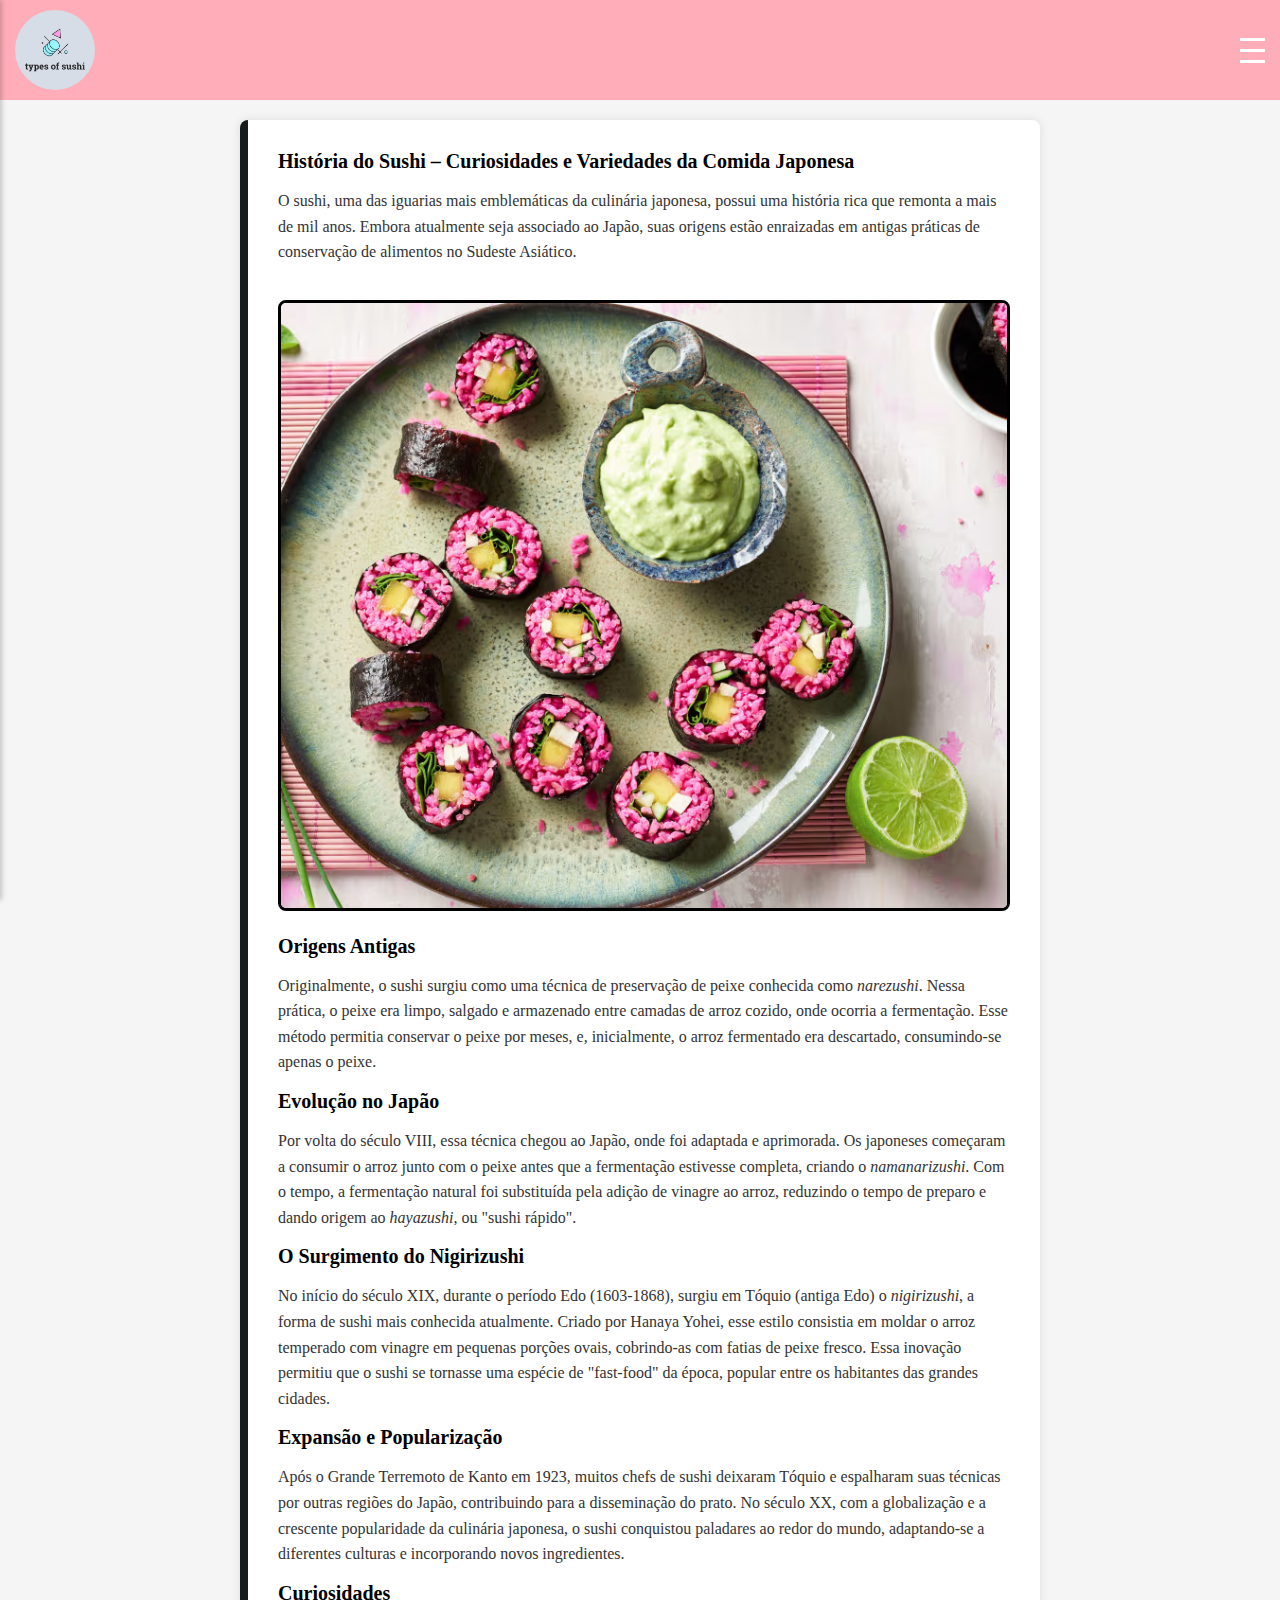
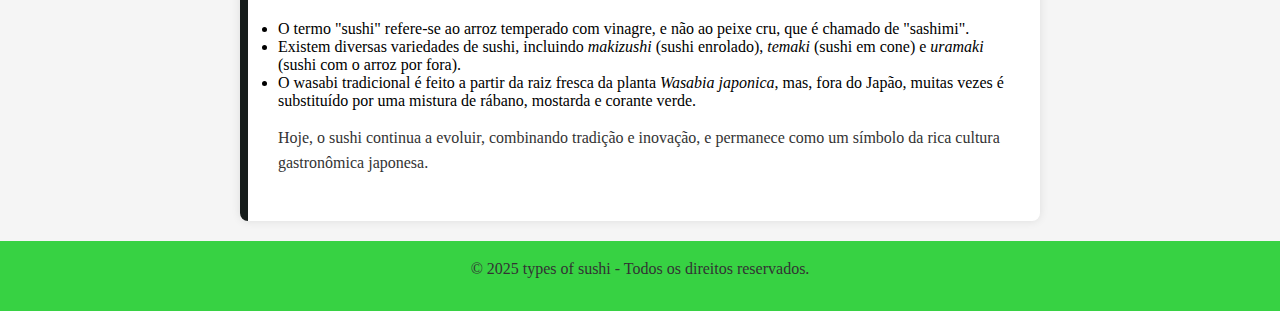
<file: index.html>
<!DOCTYPE html>
<html lang="pt">
<head>
    <meta charset="UTF-8">
    <meta name="viewport" content="width=device-width, initial-scale=1.0">
    <title>História do Sushi</title>
    <link rel="stylesheet" href="./assets/style/style.css">
</head>
<body>

    <header>
        <nav>
            <a href="/index.html" class="logo">
                <img src="./assets/img/Untitled_logo_2_free-file.jpg" alt="Logo Sushi" class="nav-logo">
            </a>
            <div class="menu-toggle" id="mobile-menu">
                <span class="bar"></span>
                <span class="bar"></span>
                <span class="bar"></span>
            </div>
            <ul class="nav-list">
                <li><a href="./index.html">História do Sushi</a></li>
                <li><a href="./Tipos.html">Tipos de Sushi</a></li>
                <li><a href="./Hashi.html">Como usar Hashis</a></li>
            </ul>
        </nav>
    </header>

    <!-- Sidebar (menu lateral) -->
    <div class="sidebar" id="sidebar">
        <button class="close-btn" id="close-menu">&times;</button>
        <ul class="nav-list">
            <li><a href="./index.html">História do Sushi</a></li>
            <li><a href="./Tipos.html">Tipos de Sushi</a></li>
            <li><a href="./Hashi.html">Como usar Hashis</a></li>
        </ul>
    </div>

    <!-- Fundo escuro (overlay) -->
    <div class="overlay" id="overlay"></div>

    <div class="container">
        <section class="content">
            <h1>História do Sushi – Curiosidades e Variedades da Comida Japonesa</h1>

            <p>O sushi, uma das iguarias mais emblemáticas da culinária japonesa, possui uma história rica que remonta a mais de mil anos. Embora atualmente seja associado ao Japão, suas origens estão enraizadas em antigas práticas de conservação de alimentos no Sudeste Asiático.</p>
            
            <img src="./assets/img/history_sushi.avif" alt="Sushi Tradicional" class="featured-image">
            
            <h1>Origens Antigas</h1>
            <p>Originalmente, o sushi surgiu como uma técnica de preservação de peixe conhecida como <em>narezushi</em>. Nessa prática, o peixe era limpo, salgado e armazenado entre camadas de arroz cozido, onde ocorria a fermentação. Esse método permitia conservar o peixe por meses, e, inicialmente, o arroz fermentado era descartado, consumindo-se apenas o peixe.</p>
            
            <h1>Evolução no Japão</h1>
            <p>Por volta do século VIII, essa técnica chegou ao Japão, onde foi adaptada e aprimorada. Os japoneses começaram a consumir o arroz junto com o peixe antes que a fermentação estivesse completa, criando o <em>namanarizushi</em>. Com o tempo, a fermentação natural foi substituída pela adição de vinagre ao arroz, reduzindo o tempo de preparo e dando origem ao <em>hayazushi</em>, ou "sushi rápido".</p>
            
            <h1>O Surgimento do Nigirizushi</h1>
            <p>No início do século XIX, durante o período Edo (1603-1868), surgiu em Tóquio (antiga Edo) o <em>nigirizushi</em>, a forma de sushi mais conhecida atualmente. Criado por Hanaya Yohei, esse estilo consistia em moldar o arroz temperado com vinagre em pequenas porções ovais, cobrindo-as com fatias de peixe fresco. Essa inovação permitiu que o sushi se tornasse uma espécie de "fast-food" da época, popular entre os habitantes das grandes cidades.</p>
            
            <h1>Expansão e Popularização</h1>
            <p>Após o Grande Terremoto de Kanto em 1923, muitos chefs de sushi deixaram Tóquio e espalharam suas técnicas por outras regiões do Japão, contribuindo para a disseminação do prato. No século XX, com a globalização e a crescente popularidade da culinária japonesa, o sushi conquistou paladares ao redor do mundo, adaptando-se a diferentes culturas e incorporando novos ingredientes.</p>
            
            <h1>Curiosidades</h1>
            <ul>
                <li>O termo "sushi" refere-se ao arroz temperado com vinagre, e não ao peixe cru, que é chamado de "sashimi".</li>
                <li>Existem diversas variedades de sushi, incluindo <em>makizushi</em> (sushi enrolado), <em>temaki</em> (sushi em cone) e <em>uramaki</em> (sushi com o arroz por fora).</li>
                <li>O wasabi tradicional é feito a partir da raiz fresca da planta <em>Wasabia japonica</em>, mas, fora do Japão, muitas vezes é substituído por uma mistura de rábano, mostarda e corante verde.</li>
            </ul>
            
            <p>Hoje, o sushi continua a evoluir, combinando tradição e inovação, e permanece como um símbolo da rica cultura gastronômica japonesa.</p>
            
        </section>
    </div>

    <footer>
        <p>&copy; 2025 types of sushi - Todos os direitos reservados.</p>
    </footer>

    <script>
        const mobileMenu = document.getElementById('mobile-menu');
        const sidebar = document.getElementById('sidebar');
        const closeMenu = document.getElementById('close-menu');
        const overlay = document.getElementById('overlay');

        mobileMenu.addEventListener('click', () => {
            sidebar.classList.add('active');
            overlay.classList.add('active');
        });

        closeMenu.addEventListener('click', () => {
            sidebar.classList.remove('active');
            overlay.classList.remove('active');
        });

        overlay.addEventListener('click', () => {
            sidebar.classList.remove('active');
            overlay.classList.remove('active');
        });
    </script>

</body>
</html>
</file>
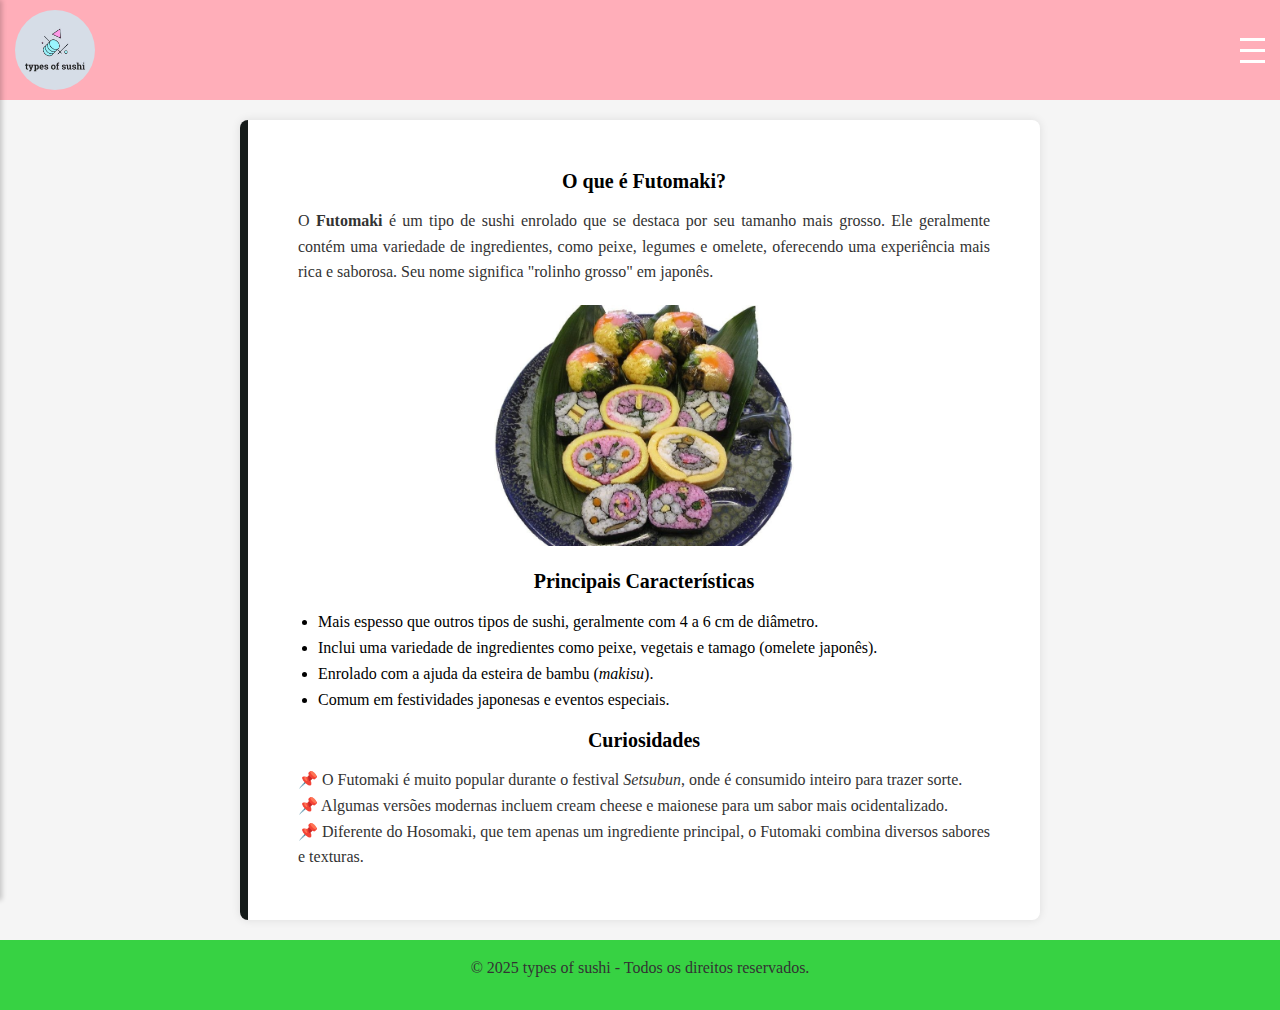
<file: Futomaki.html>
<!DOCTYPE html>
<html lang="pt">
<head>
    <meta charset="UTF-8">
    <meta name="viewport" content="width=device-width, initial-scale=1.0">
    <title>Futomaki - Tipos de Sushi</title>
    <link rel="stylesheet" href="./assets/style/style.css">
    <style>
        .futomaki-section {
            text-align: center;
            padding: 20px;
        }

        .futomaki-image-container {
            position: relative;
            width: 300px;
            margin: 20px auto;
        }

        .futomaki-image-container img {
            width: 100%;
            border-radius: 10px;
            transition: 0.3s ease-in-out;
        }

        .futomaki-image-container:hover img {
            filter: brightness(70%);
        }

        .futomaki-description {
            max-width: 800px;
            margin: 0 auto;
            text-align: justify;
            line-height: 1.6;
        }

        .futomaki-list {
            max-width: 800px;
            margin: 20px auto;
            text-align: left;
            padding-left: 20px;
        }

        .futomaki-list li {
            margin-bottom: 8px;
        }
    </style>
</head>
<body>
    <header>
        <nav>
            <a href="/index.html" class="logo">
                <img src="./assets/img/Untitled_logo_2_free-file.jpg" alt="Logo Sushi" class="nav-logo">
            </a>
            <div class="menu-toggle" id="mobile-menu">
                <span class="bar"></span>
                <span class="bar"></span>
                <span class="bar"></span>
            </div>
            <ul class="nav-list">
                <li><a href="./index.html">História do Sushi</a></li>
                <li><a href="./Tipos.html">Tipos de Sushi</a></li>
                <li><a href="./Hashi.html">Como usar Hashis</a></li>
            </ul>
        </nav>
    </header>

    <!-- Sidebar (menu lateral) -->
    <div class="sidebar" id="sidebar">
        <button class="close-btn" id="close-menu">&times;</button>
        <ul class="nav-list">
            <li><a href="./index.html">História do Sushi</a></li>
            <li><a href="./Tipos.html">Tipos de Sushi</a></li>
            <li><a href="./Hashi.html">Como usar Hashis</a></li>
        </ul>
    </div>

    <!-- Fundo escuro (overlay) -->
    <div class="overlay" id="overlay"></div>

    <div class="container">
        <section class="content futomaki-section">
            <h1>O que é Futomaki?</h1>
            <p class="futomaki-description">
                O <strong>Futomaki</strong> é um tipo de sushi enrolado que se destaca por seu tamanho mais grosso. Ele geralmente contém uma variedade de ingredientes, como peixe, legumes e omelete, oferecendo uma experiência mais rica e saborosa. Seu nome significa "rolinho grosso" em japonês.
            </p>

            <div class="futomaki-image-container">
                <img src="./assets/img/futomaki.jpg" alt="Futomaki Sushi">
            </div>

            <h1>Principais Características</h1>
            <ul class="futomaki-list">
                <li>Mais espesso que outros tipos de sushi, geralmente com 4 a 6 cm de diâmetro.</li>
                <li>Inclui uma variedade de ingredientes como peixe, vegetais e tamago (omelete japonês).</li>
                <li>Enrolado com a ajuda da esteira de bambu (<em>makisu</em>).</li>
                <li>Comum em festividades japonesas e eventos especiais.</li>
            </ul>

            <h1>Curiosidades</h1>
            <p class="futomaki-description">
                📌 O Futomaki é muito popular durante o festival <em>Setsubun</em>, onde é consumido inteiro para trazer sorte.<br>
                📌 Algumas versões modernas incluem cream cheese e maionese para um sabor mais ocidentalizado.<br>
                📌 Diferente do Hosomaki, que tem apenas um ingrediente principal, o Futomaki combina diversos sabores e texturas.
            </p>
        </section>
    </div>

    <footer>
        <p>&copy; 2025 types of sushi - Todos os direitos reservados.</p>
    </footer>


    <script>
        const mobileMenu = document.getElementById('mobile-menu');
        const sidebar = document.getElementById('sidebar');
        const closeMenu = document.getElementById('close-menu');
        const overlay = document.getElementById('overlay');

        mobileMenu.addEventListener('click', () => {
            sidebar.classList.add('active');
            overlay.classList.add('active');
        });

        closeMenu.addEventListener('click', () => {
            sidebar.classList.remove('active');
            overlay.classList.remove('active');
        });

        overlay.addEventListener('click', () => {
            sidebar.classList.remove('active');
            overlay.classList.remove('active');
        });
    </script>
</body>
</html>
</file>
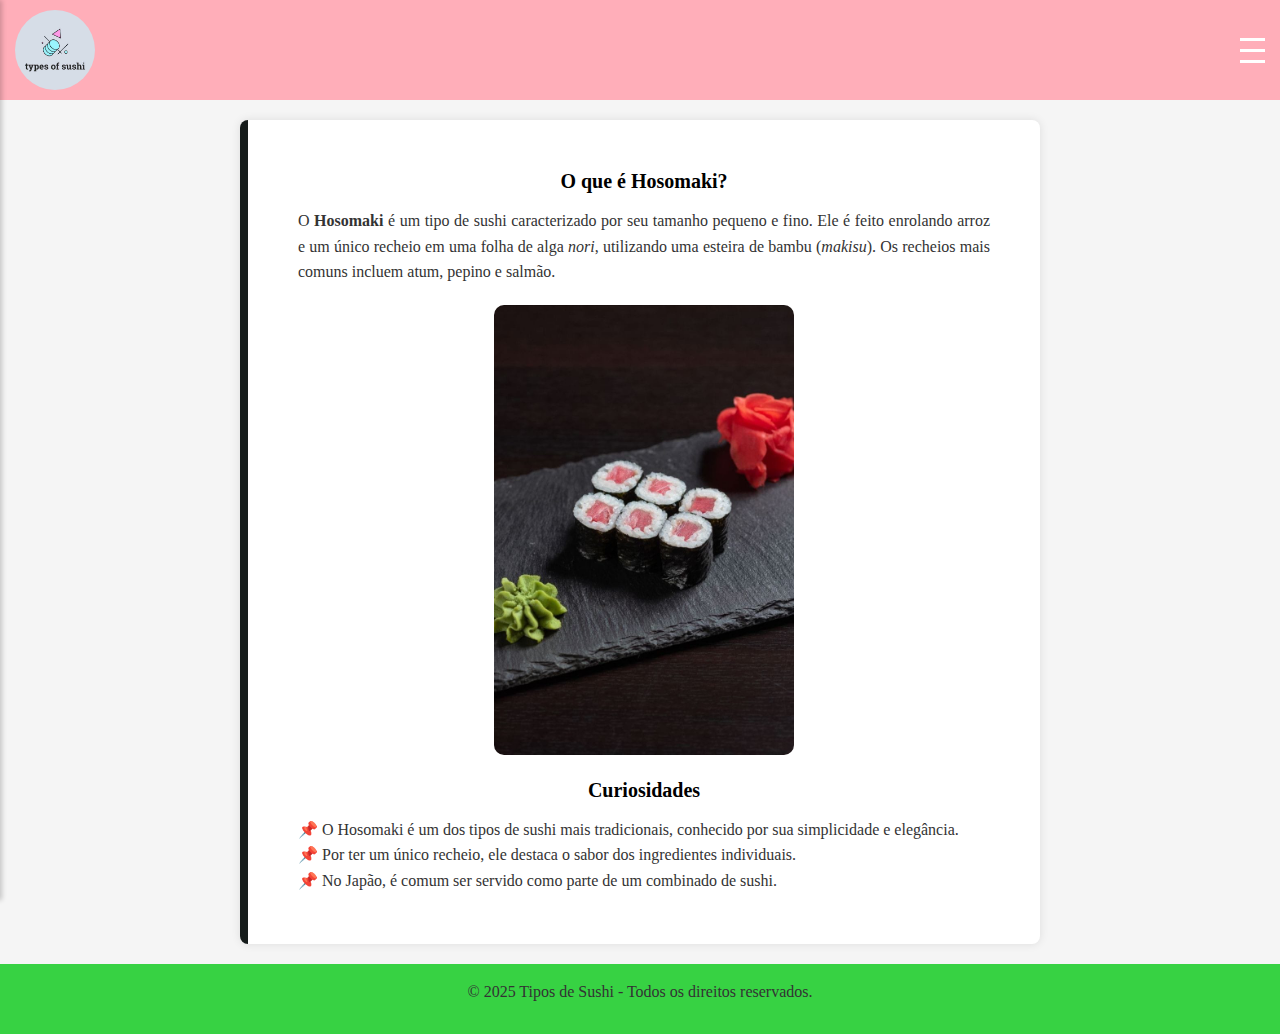
<file: Hosomaki.html>
<!DOCTYPE html>
<html lang="pt">
<head>
    <meta charset="UTF-8">
    <meta name="viewport" content="width=device-width, initial-scale=1.0">
    <title>Hosomaki - Tipos de Sushi</title>
    <link rel="stylesheet" href="./assets/style/style.css">
    <style>
        .hosomaki-section {
            text-align: center;
            padding: 20px;
        }

        .hosomaki-image-container {
            position: relative;
            width: 300px;
            margin: 20px auto;
        }

        .hosomaki-image-container img {
            width: 100%;
            border-radius: 10px;
            transition: 0.3s ease-in-out;
        }

        .hosomaki-image-container:hover img {
            filter: brightness(70%);
        }

        .hosomaki-description {
            max-width: 800px;
            margin: 0 auto;
            text-align: justify;
            line-height: 1.6;
        }
    </style>
</head>
<body>

    <header>
        <nav>
            <a href="/index.html" class="logo">
                <img src="./assets/img/Untitled_logo_2_free-file.jpg" alt="Logo Sushi" class="nav-logo">
            </a>
            <div class="menu-toggle" id="mobile-menu">
                <span class="bar"></span>
                <span class="bar"></span>
                <span class="bar"></span>
            </div>
            <ul class="nav-list">
                <li><a href="./index.html">História do Sushi</a></li>
                <li><a href="./Tipos.html">Tipos de Sushi</a></li>
                <li><a href="./Hashi.html">Como usar Hashis</a></li>
            </ul>
        </nav>
    </header>

    <!-- Sidebar (menu lateral) -->
    <div class="sidebar" id="sidebar">
        <button class="close-btn" id="close-menu">&times;</button>
        <ul class="nav-list">
            <li><a href="./index.html">História do Sushi</a></li>
            <li><a href="./Tipos.html">Tipos de Sushi</a></li>
            <li><a href="./Hashi.html">Como usar Hashis</a></li>
        </ul>
    </div>

    <!-- Fundo escuro (overlay) -->
    <div class="overlay" id="overlay"></div>
    <div class="container">
        <section class="content hosomaki-section">
            <h1>O que é Hosomaki?</h1>
            <p class="hosomaki-description">
                O <strong>Hosomaki</strong> é um tipo de sushi caracterizado por seu tamanho pequeno e fino. Ele é feito enrolando arroz e um único recheio em uma folha de alga <em>nori</em>, utilizando uma esteira de bambu (<em>makisu</em>). 
                Os recheios mais comuns incluem atum, pepino e salmão.
            </p>

            <div class="hosomaki-image-container">
                <img src="./assets/img/hosamaki.jpg" alt="Hosomaki Sushi">
            </div>

            <h1>Curiosidades</h1>
            <p class="hosomaki-description">
                📌 O Hosomaki é um dos tipos de sushi mais tradicionais, conhecido por sua simplicidade e elegância.  
                <br>
                📌 Por ter um único recheio, ele destaca o sabor dos ingredientes individuais.  
                <br>
                📌 No Japão, é comum ser servido como parte de um combinado de sushi.
            </p>
        </section>
    </div>

    <footer>
        <p>&copy; 2025 Tipos de Sushi - Todos os direitos reservados.</p>
    </footer>

    <script>
        const mobileMenu = document.getElementById('mobile-menu');
        const sidebar = document.getElementById('sidebar');
        const closeMenu = document.getElementById('close-menu');
        const overlay = document.getElementById('overlay');

        mobileMenu.addEventListener('click', () => {
            sidebar.classList.add('active');
            overlay.classList.add('active');
        });

        closeMenu.addEventListener('click', () => {
            sidebar.classList.remove('active');
            overlay.classList.remove('active');
        });

        overlay.addEventListener('click', () => {
            sidebar.classList.remove('active');
            overlay.classList.remove('active');
        });
    </script>

</body>
</html>
</file>
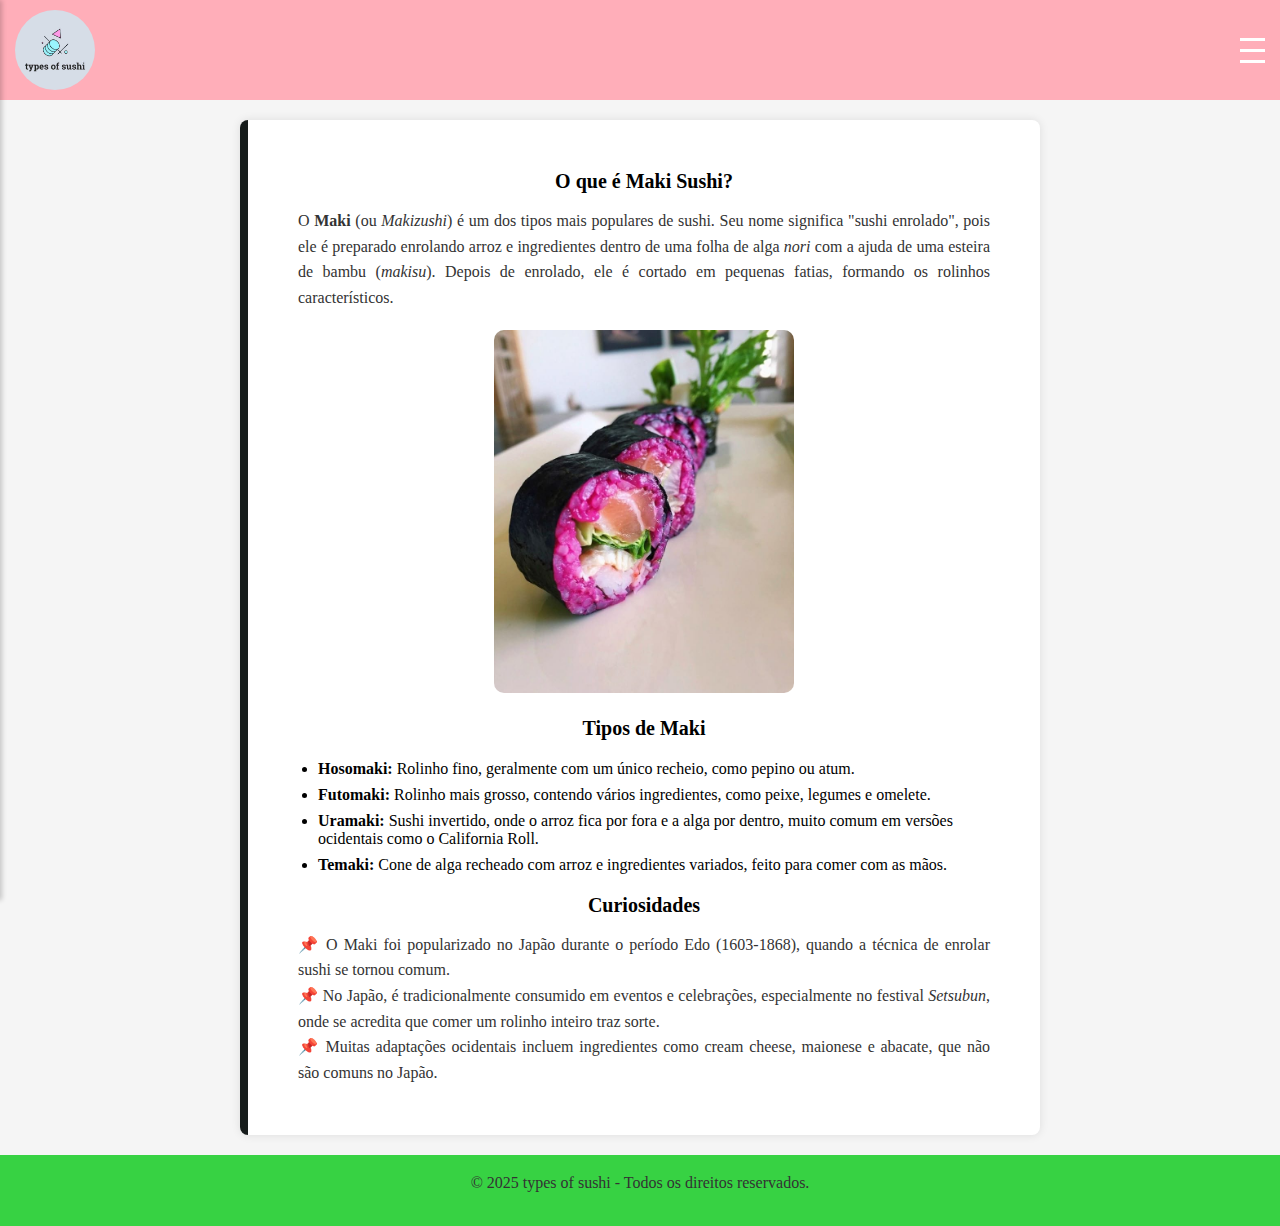
<file: Maki.html>
<!DOCTYPE html>
<html lang="pt">
<head>
    <meta charset="UTF-8">
    <meta name="viewport" content="width=device-width, initial-scale=1.0">
    <title>Maki - História do Sushi</title>
    <link rel="stylesheet" href="./assets/style/style.css">
    <style>
        /* Estilizando a seção do Maki */
        .maki-section {
            text-align: center;
            padding: 20px;
        }

        .maki-image-container {
            position: relative;
            width: 300px;
            margin: 20px auto;
        }

        .maki-image-container img {
            width: 100%;
            border-radius: 10px;
            transition: 0.3s ease-in-out;
        }

        .maki-image-container:hover img {
            filter: brightness(70%);
        }

        .maki-description {
            max-width: 800px;
            margin: 0 auto;
            text-align: justify;
            line-height: 1.6;
        }

        /* Ajustando as listas */
        .maki-list {
            max-width: 800px;
            margin: 20px auto;
            text-align: left;
            padding-left: 20px;
        }

        .maki-list li {
            margin-bottom: 8px;
        }
    </style>
</head>
<body>

    <header>
        <nav>
            <a href="/index.html" class="logo">
                <img src="./assets/img/Untitled_logo_2_free-file.jpg" alt="Logo Sushi" class="nav-logo">
            </a>
            <div class="menu-toggle" id="mobile-menu">
                <span class="bar"></span>
                <span class="bar"></span>
                <span class="bar"></span>
            </div>
            <ul class="nav-list">
                <li><a href="./index.html">História do Sushi</a></li>
                <li><a href="./Tipos.html">Tipos de Sushi</a></li>
                <li><a href="./Hashi.html">Como usar Hashis</a></li>
            </ul>
        </nav>
    </header>

    <!-- Sidebar (menu lateral) -->
    <div class="sidebar" id="sidebar">
        <button class="close-btn" id="close-menu">&times;</button>
        <ul class="nav-list">
            <li><a href="./index.html">História do Sushi</a></li>
            <li><a href="./Tipos.html">Tipos de Sushi</a></li>
            <li><a href="./Hashi.html">Como usar Hashis</a></li>
        </ul>
    </div>

    <!-- Fundo escuro (overlay) -->
    <div class="overlay" id="overlay"></div>

    <div class="container">
        <section class="content maki-section">
            <h1>O que é Maki Sushi?</h1>
            <p class="maki-description">
                O <strong>Maki</strong> (ou <em>Makizushi</em>) é um dos tipos mais populares de sushi. Seu nome significa "sushi enrolado", pois ele é preparado enrolando arroz e ingredientes dentro de uma folha de alga <em>nori</em> com a ajuda de uma esteira de bambu (<em>makisu</em>). Depois de enrolado, ele é cortado em pequenas fatias, formando os rolinhos característicos.
            </p>

            <div class="maki-image-container">
                <img src="./assets/img/maki.jpg" 
                     alt="Maki Sushi">
            </div>

            <h1>Tipos de Maki</h1>
            <ul class="maki-list">
                <li><strong>Hosomaki:</strong> Rolinho fino, geralmente com um único recheio, como pepino ou atum.</li>
                <li><strong>Futomaki:</strong> Rolinho mais grosso, contendo vários ingredientes, como peixe, legumes e omelete.</li>
                <li><strong>Uramaki:</strong> Sushi invertido, onde o arroz fica por fora e a alga por dentro, muito comum em versões ocidentais como o California Roll.</li>
                <li><strong>Temaki:</strong> Cone de alga recheado com arroz e ingredientes variados, feito para comer com as mãos.</li>
            </ul>

            <h1>Curiosidades</h1>
            <p class="maki-description">
                📌 O Maki foi popularizado no Japão durante o período Edo (1603-1868), quando a técnica de enrolar sushi se tornou comum.  
                <br>
                📌 No Japão, é tradicionalmente consumido em eventos e celebrações, especialmente no festival <em>Setsubun</em>, onde se acredita que comer um rolinho inteiro traz sorte.  
                <br>
                📌 Muitas adaptações ocidentais incluem ingredientes como cream cheese, maionese e abacate, que não são comuns no Japão.
            </p>
        </section>
    </div>

    <footer>
        <p>&copy; 2025 types of sushi - Todos os direitos reservados.</p>
    </footer>

    <script>
        const mobileMenu = document.getElementById('mobile-menu');
        const sidebar = document.getElementById('sidebar');
        const closeMenu = document.getElementById('close-menu');
        const overlay = document.getElementById('overlay');

        mobileMenu.addEventListener('click', () => {
            sidebar.classList.add('active');
            overlay.classList.add('active');
        });

        closeMenu.addEventListener('click', () => {
            sidebar.classList.remove('active');
            overlay.classList.remove('active');
        });

        overlay.addEventListener('click', () => {
            sidebar.classList.remove('active');
            overlay.classList.remove('active');
        });
    </script>

</body>
</html>
</file>
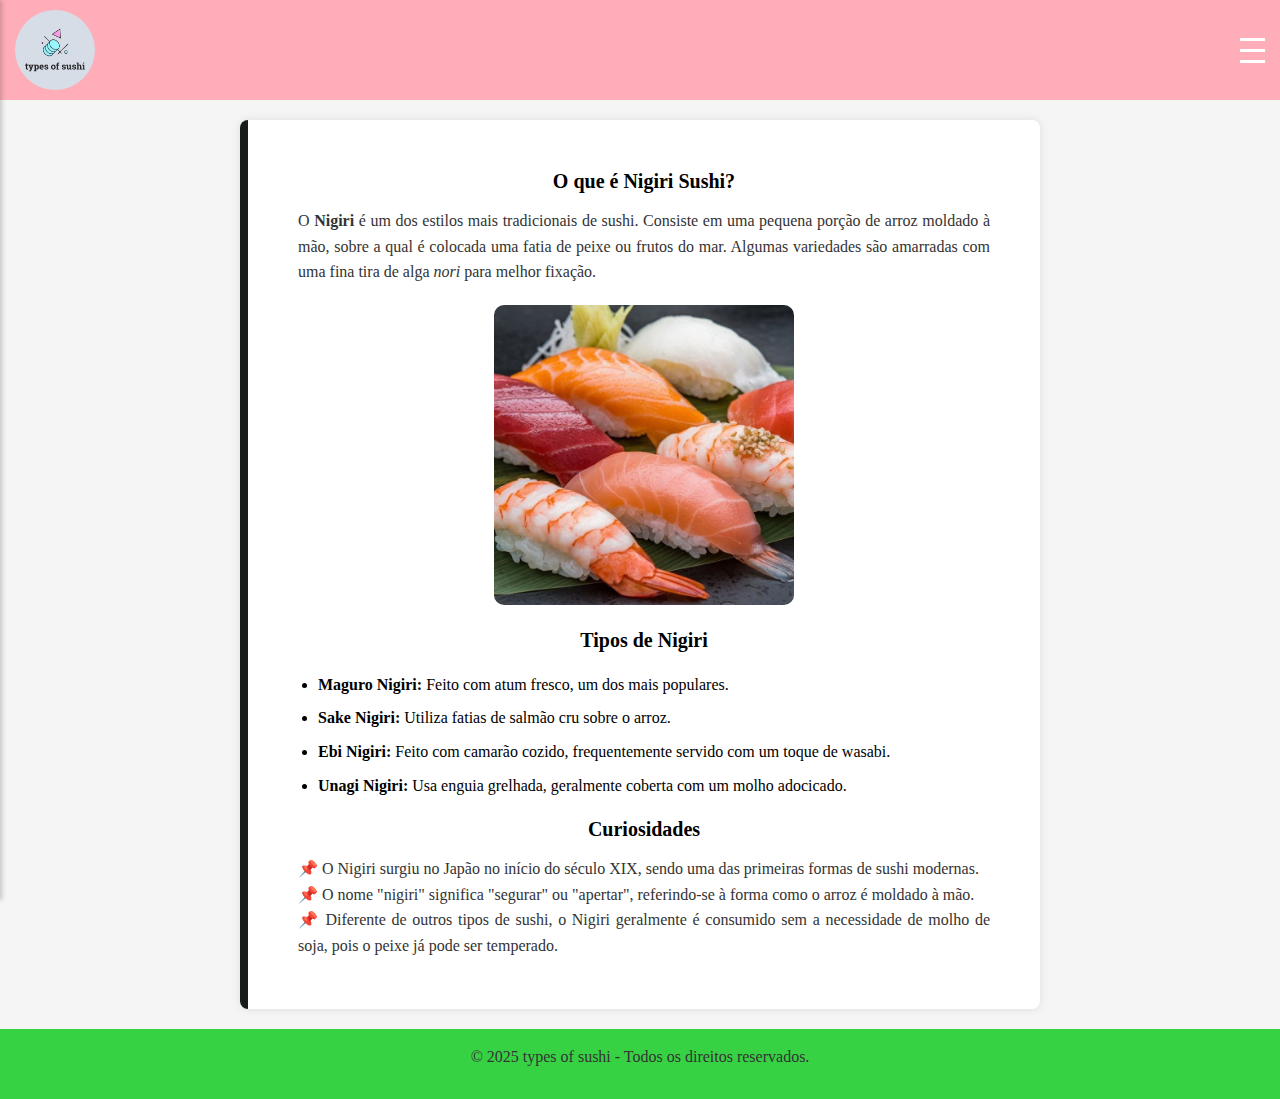
<file: Nigiri.html>
<!DOCTYPE html>
<html lang="pt">
<head>
    <meta charset="UTF-8">
    <meta name="viewport" content="width=device-width, initial-scale=1.0">
    <title>Nigiri - História do Sushi</title>
    <link rel="stylesheet" href="./assets/style/style.css">
    <style>
        /* Estilizando a seção do Nigiri */
        .nigiri-section {
            text-align: center;
            padding: 20px;
        }

        .nigiri-image-container {
            position: relative;
            width: 300px;
            margin: 20px auto;
        }

        .nigiri-image-container img {
            width: 100%;
            border-radius: 10px;
            transition: 0.3s ease-in-out;
        }

        .nigiri-image-container:hover img {
            filter: brightness(70%);
        }

        .nigiri-description {
            max-width: 800px;
            margin: 0 auto;
            text-align: justify;
            line-height: 1.6;
        }

         /* Ajustando as listas */
         .nigiri-list {
            max-width: 800px;
            margin: 20px auto;
            text-align: left;
            padding-left: 20px;
        }

        .nigiri-list li {
            margin-bottom: 8px;
        }
        
    </style>
</head>
<body>

    <header>
        <nav>
            <a href="/index.html" class="logo">
                <img src="./assets/img/Untitled_logo_2_free-file.jpg" alt="Logo Sushi" class="nav-logo">
            </a>
            <div class="menu-toggle" id="mobile-menu">
                <span class="bar"></span>
                <span class="bar"></span>
                <span class="bar"></span>
            </div>
            <ul class="nav-list">
                <li><a href="./index.html">História do Sushi</a></li>
                <li><a href="./Tipos.html">Tipos de Sushi</a></li>
                <li><a href="./Hashi.html">Como usar Hashis</a></li>
            </ul>
        </nav>
    </header>

    <!-- Sidebar (menu lateral) -->
    <div class="sidebar" id="sidebar">
        <button class="close-btn" id="close-menu">&times;</button>
        <ul class="nav-list">
            <li><a href="./index.html">História do Sushi</a></li>
            <li><a href="./Tipos.html">Tipos de Sushi</a></li>
            <li><a href="./Hashi.html">Como usar Hashis</a></li>
        </ul>
    </div>

    <!-- Fundo escuro (overlay) -->
    <div class="overlay" id="overlay"></div>


    <div class="container">
        <section class="content nigiri-section">
            <h1>O que é Nigiri Sushi?</h1>
            <p class="nigiri-description">
                O <strong>Nigiri</strong> é um dos estilos mais tradicionais de sushi. Consiste em uma pequena porção de arroz moldado à mão, sobre a qual é colocada uma fatia de peixe ou frutos do mar. Algumas variedades são amarradas com uma fina tira de alga <em>nori</em> para melhor fixação.
            </p>

            <div class="nigiri-image-container">
                <img src="./assets/img/nigiri.jpg" 
                     alt="Nigiri Sushi">
            </div>

            <h1>Tipos de Nigiri</h1>
            <ul class="nigiri-list nigiri-description">
                <li><strong>Maguro Nigiri:</strong> Feito com atum fresco, um dos mais populares.</li>
                <li><strong>Sake Nigiri:</strong> Utiliza fatias de salmão cru sobre o arroz.</li>
                <li><strong>Ebi Nigiri:</strong> Feito com camarão cozido, frequentemente servido com um toque de wasabi.</li>
                <li><strong>Unagi Nigiri:</strong> Usa enguia grelhada, geralmente coberta com um molho adocicado.</li>
            </ul>

            <h1>Curiosidades</h1>
            <p class="nigiri-description">
                📌 O Nigiri surgiu no Japão no início do século XIX, sendo uma das primeiras formas de sushi modernas.  
                <br>
                📌 O nome "nigiri" significa "segurar" ou "apertar", referindo-se à forma como o arroz é moldado à mão.  
                <br>
                📌 Diferente de outros tipos de sushi, o Nigiri geralmente é consumido sem a necessidade de molho de soja, pois o peixe já pode ser temperado.
            </p>
        </section>
    </div>

    <footer>
        <p>&copy; 2025 types of sushi - Todos os direitos reservados.</p>
    </footer>

</body>
</html>
</file>
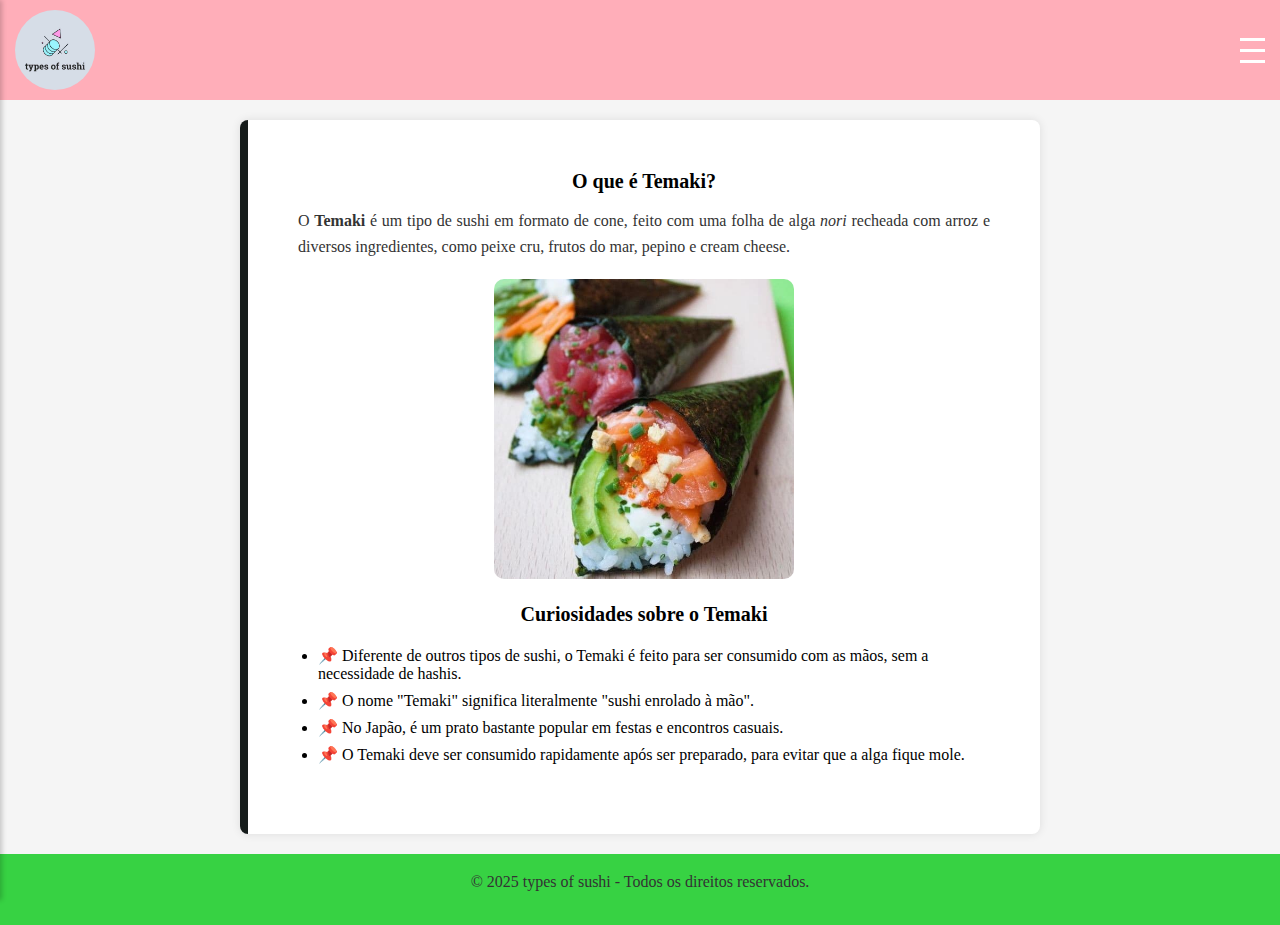
<file: Temaki.html>
<!DOCTYPE html>
<html lang="pt">
<head>
    <meta charset="UTF-8">
    <meta name="viewport" content="width=device-width, initial-scale=1.0">
    <title>Temaki - Tipos de Sushi</title>
    <link rel="stylesheet" href="./assets/style/style.css">
    <style>
        /* Estilizando a seção do Temaki */
        .temaki-section {
            text-align: center;
            padding: 20px;
        }

        .temaki-image-container {
            position: relative;
            width: 300px;
            margin: 20px auto;
        }

        .temaki-image-container img {
            width: 100%;
            border-radius: 10px;
            transition: 0.3s ease-in-out;
        }

        .temaki-image-container:hover img {
            filter: brightness(70%);
        }

        .temaki-description {
            max-width: 800px;
            margin: 0 auto;
            text-align: justify;
            line-height: 1.6;
        }

        /* Ajustando as listas */
        .temaki-list {
            max-width: 800px;
            margin: 20px auto;
            text-align: left;
            padding-left: 20px;
        }

        .temaki-list li {
            margin-bottom: 8px;
        }
    </style>
</head>
<body>

    <header>
        <nav>
            <a href="/index.html" class="logo">
                <img src="./assets/img/Untitled_logo_2_free-file.jpg" alt="Logo Sushi" class="nav-logo">
            </a>
            <div class="menu-toggle" id="mobile-menu">
                <span class="bar"></span>
                <span class="bar"></span>
                <span class="bar"></span>
            </div>
            <ul class="nav-list">
                <li><a href="./index.html">História do Sushi</a></li>
                <li><a href="./Tipos.html">Tipos de Sushi</a></li>
                <li><a href="./Hashi.html">Como usar Hashis</a></li>
            </ul>
        </nav>
    </header>

    <!-- Sidebar (menu lateral) -->
    <div class="sidebar" id="sidebar">
        <button class="close-btn" id="close-menu">&times;</button>
        <ul class="nav-list">
            <li><a href="./index.html">História do Sushi</a></li>
            <li><a href="./Tipos.html">Tipos de Sushi</a></li>
            <li><a href="./Hashi.html">Como usar Hashis</a></li>
        </ul>
    </div>

    <!-- Fundo escuro (overlay) -->
    <div class="overlay" id="overlay"></div>

    <div class="container">
        <section class="content temaki-section">
            <h1>O que é Temaki?</h1>
            <p class="temaki-description">
                O <strong>Temaki</strong> é um tipo de sushi em formato de cone, feito com uma folha de alga <em>nori</em> recheada com arroz e diversos ingredientes, como peixe cru, frutos do mar, pepino e cream cheese. 
            </p>

            <div class="temaki-image-container">
                <img src="./assets/img/temaki.jpg" alt="Temaki Sushi">
            </div>

            <h1>Curiosidades sobre o Temaki</h1>
            <ul class="temaki-list">
                <li>📌 Diferente de outros tipos de sushi, o Temaki é feito para ser consumido com as mãos, sem a necessidade de hashis.</li>
                <li>📌 O nome "Temaki" significa literalmente "sushi enrolado à mão".</li>
                <li>📌 No Japão, é um prato bastante popular em festas e encontros casuais.</li>
                <li>📌 O Temaki deve ser consumido rapidamente após ser preparado, para evitar que a alga fique mole.</li>
            </ul>
        </section>
    </div>
    <footer>
        <p>&copy; 2025 types of sushi - Todos os direitos reservados.</p>
    </footer>

    <script>
        const mobileMenu = document.getElementById('mobile-menu');
        const sidebar = document.getElementById('sidebar');
        const closeMenu = document.getElementById('close-menu');
        const overlay = document.getElementById('overlay');

        mobileMenu.addEventListener('click', () => {
            sidebar.classList.add('active');
            overlay.classList.add('active');
        });

        closeMenu.addEventListener('click', () => {
            sidebar.classList.remove('active');
            overlay.classList.remove('active');
        });

        overlay.addEventListener('click', () => {
            sidebar.classList.remove('active');
            overlay.classList.remove('active');
        });
    </script>

</body>
</html>
</file>
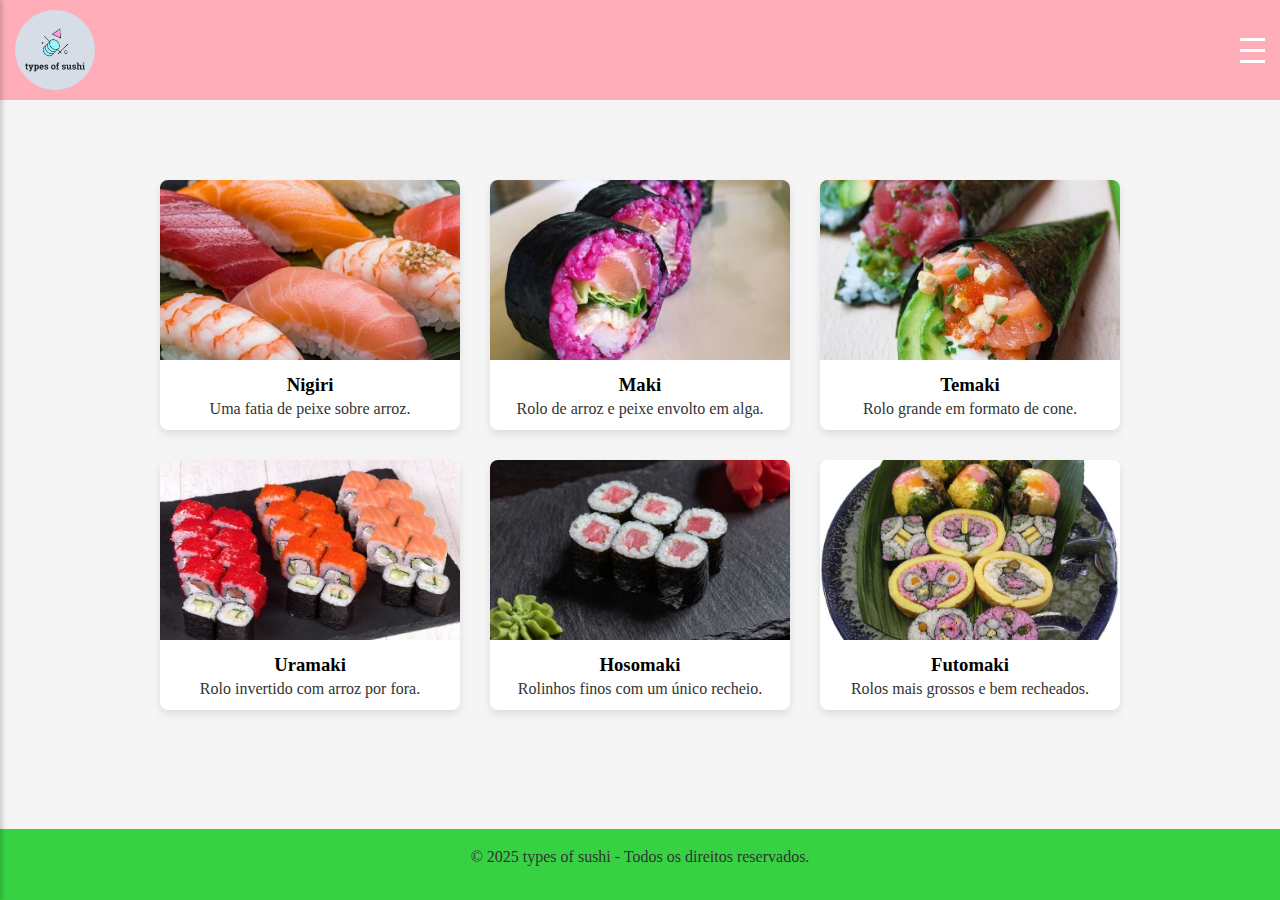
<file: Tipos.html>
<!DOCTYPE html>
<html lang="pt">
<head>
    <meta charset="UTF-8">
    <meta name="viewport" content="width=device-width, initial-scale=1.0">
    <title>Tipos de Sushi</title>
    <link rel="stylesheet" href="./assets/style/style.css">
    <style>
       
        .sushi-container {
            display: flex;
            flex-wrap: wrap;
            justify-content: center;
            gap: 30px;
            padding: 40px 20px;
            max-width: 1000px;
            margin: auto;
        }
        .sushi-item {
            text-decoration: none;
            position: relative;
            width: 300px;
            height: 250px;
            border-radius: 8px;
            cursor: pointer;
            overflow: hidden;
            background-color: white;
            box-shadow: 0 4px 8px rgba(0, 0, 0, 0.1);
            transition: transform 0.2s;
            color: inherit;
        }
        .sushi-item:hover {
            transform: scale(1.05);
        }
        .sushi-item img {
            width: 100%;
            height: 180px;
            object-fit: cover;
            transition: 0.3s;
        }
        .sushi-item:hover img {
            filter: brightness(30%);
        }
        .sushi-item .overlay {
            position: absolute;
            top: 0;
            left: 0;
            width: 100%;
            height: 180px;
            display: flex;
            justify-content: center;
            align-items: center;
            color: white;
            font-size: 20px;
            font-weight: bold;
            opacity: 0;
            transition: 0.3s;
        }
        .sushi-item:hover .overlay {
            opacity: 1;
        }
        .sushi-info {
            padding: 10px;
            text-align: center;
        }
        
    </style>
</head>
<body>

    <header>
        <nav>
            <a href="/index.html" class="logo">
                <img src="./assets/img/Untitled_logo_2_free-file.jpg" alt="Logo Sushi" class="nav-logo">
            </a>
            <div class="menu-toggle" id="mobile-menu">
                <span class="bar"></span>
                <span class="bar"></span>
                <span class="bar"></span>
            </div>
            <ul class="nav-list">
                <li><a href="./index.html">História do Sushi</a></li>
                <li><a href="./Tipos.html">Tipos de Sushi</a></li>
                <li><a href="./Hashi.html">Como usar Hashis</a></li>
            </ul>
        </nav>
    </header>

    <!-- Sidebar (menu lateral) -->
    <div class="sidebar" id="sidebar">
        <button class="close-btn" id="close-menu">&times;</button>
        <ul class="nav-list">
            <li><a href="./index.html">História do Sushi</a></li>
            <li><a href="./Tipos.html">Tipos de Sushi</a></li>
            <li><a href="./Hashi.html">Como usar Hashis</a></li>
        </ul>
    </div>

    <!-- Fundo escuro (overlay) -->
    <div class="overlay" id="overlay"></div>
    
    <div class="sushi-container">
        <a href="Nigiri.html" class="sushi-item">
            <img src="./assets/img/nigiri.jpg" alt="Nigiri">
            <div class="overlay">Ver sobre</div>
            <div class="sushi-info">
                <h3>Nigiri</h3>
                <p>Uma fatia de peixe sobre arroz.</p>
            </div>
        </a>
        <a href="Maki.html" class="sushi-item">
            <img src="./assets/img/maki.jpg" alt="Maki">
            <div class="overlay">Ver sobre</div>
            <div class="sushi-info">
                <h3>Maki</h3>
                <p>Rolo de arroz e peixe envolto em alga.</p>
            </div>
        </a>
        <a href="Temaki.html" class="sushi-item">
            <img src="./assets/img/temaki.jpg" alt="Temaki">
            <div class="overlay">Ver sobre</div>
            <div class="sushi-info">
                <h3>Temaki</h3>
                <p>Rolo grande em formato de cone.</p>
            </div>
        </a>
        <a href="Uramaki.html" class="sushi-item">
            <img src="./assets/img/urumaki.jpg" alt="Uramaki">
            <div class="overlay">Ver sobre</div>
            <div class="sushi-info">
                <h3>Uramaki</h3>
                <p>Rolo invertido com arroz por fora.</p>
            </div>
        </a>
        <a href="Hosomaki.html" class="sushi-item">
            <img src="./assets/img/hosamaki.jpg" alt="Hosomaki">
            <div class="overlay">Ver sobre</div>
            <div class="sushi-info">
                <h3>Hosomaki</h3>
                <p>Rolinhos finos com um único recheio.</p>
            </div>
        </a>
        <a href="Futomaki.html" class="sushi-item">
            <img src="./assets/img/futomaki.jpg" alt="Futomaki">
            <div class="overlay">Ver sobre</div>
            <div class="sushi-info">
                <h3>Futomaki</h3>
                <p>Rolos mais grossos e bem recheados.</p>
            </div>
        </a>
    </div>

    <footer>
        <p>&copy; 2025 types of sushi - Todos os direitos reservados.</p>
    </footer>

     <script>
        const mobileMenu = document.getElementById('mobile-menu');
        const sidebar = document.getElementById('sidebar');
        const closeMenu = document.getElementById('close-menu');
        const overlay = document.getElementById('overlay');

        mobileMenu.addEventListener('click', () => {
            sidebar.classList.add('active');
            overlay.classList.add('active');
        });

        closeMenu.addEventListener('click', () => {
            sidebar.classList.remove('active');
            overlay.classList.remove('active');
        });

        overlay.addEventListener('click', () => {
            sidebar.classList.remove('active');
            overlay.classList.remove('active');
        });
    </script>
</body>
</html>
</file>
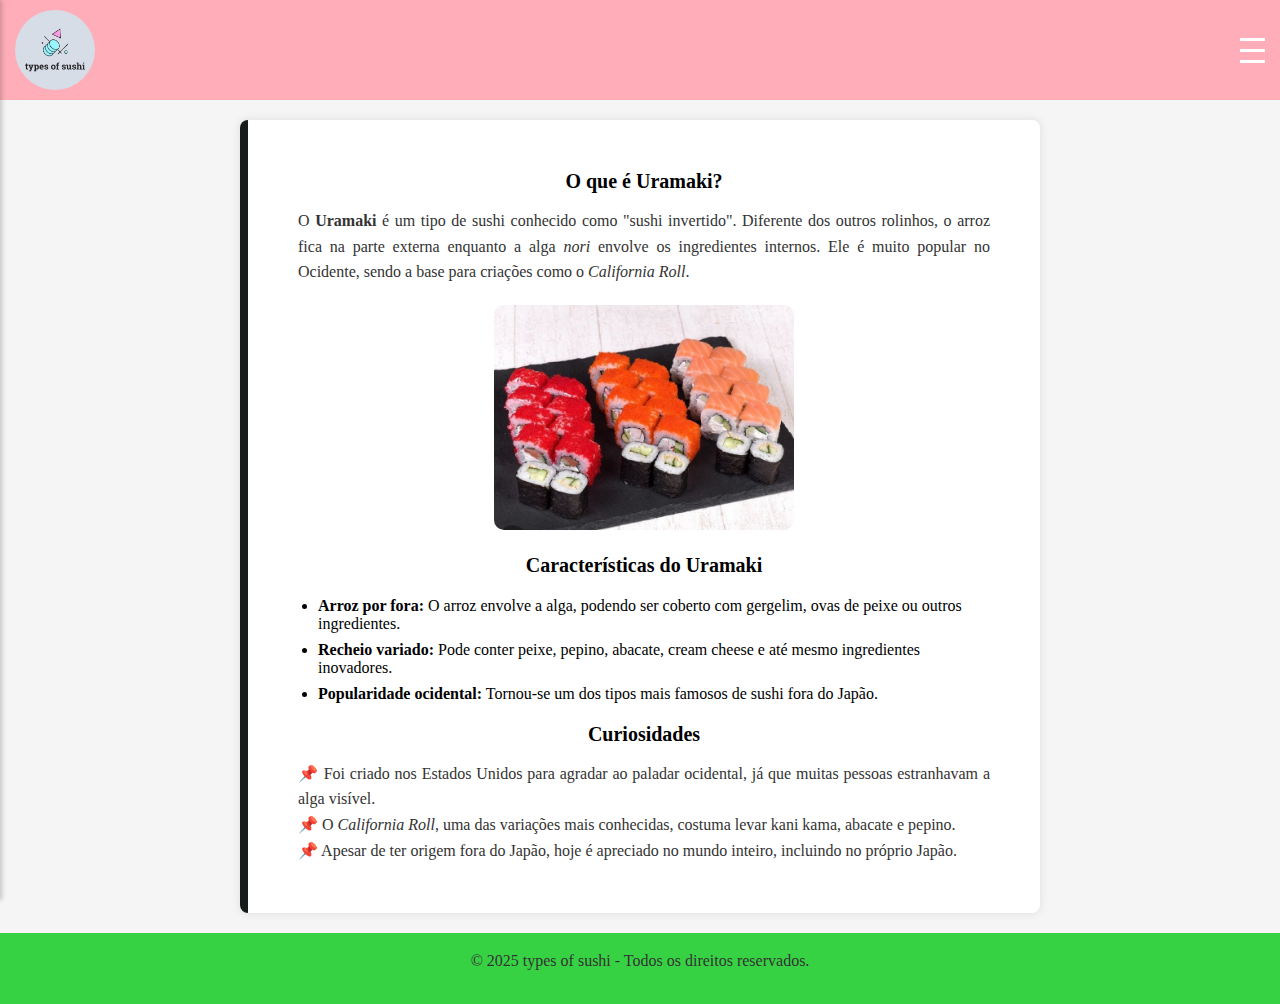
<file: Uramaki.html>
<!DOCTYPE html>
<html lang="pt">
<head>
    <meta charset="UTF-8">
    <meta name="viewport" content="width=device-width, initial-scale=1.0">
    <title>Uramaki - História do Sushi</title>
    <link rel="stylesheet" href="./assets/style/style.css">
    <style>
        /* Estilizando a seção do Uramaki */
        .uramaki-section {
            text-align: center;
            padding: 20px;
        }

        .uramaki-image-container {
            position: relative;
            width: 300px;
            margin: 20px auto;
        }

        .uramaki-image-container img {
            width: 100%;
            border-radius: 10px;
            transition: 0.3s ease-in-out;
        }

        .uramaki-image-container:hover img {
            filter: brightness(70%);
        }

        .uramaki-description {
            max-width: 800px;
            margin: 0 auto;
            text-align: justify;
            line-height: 1.6;
        }

        /* Ajustando as listas */
        .uramaki-list {
            max-width: 800px;
            margin: 20px auto;
            text-align: left;
            padding-left: 20px;
        }

        .uramaki-list li {
            margin-bottom: 8px;
        }
    </style>
</head>
<body>

    <header>
        <nav>
            <a href="/index.html" class="logo">
                <img src="./assets/img/Untitled_logo_2_free-file.jpg" alt="Logo Sushi" class="nav-logo">
            </a>
            <div class="menu-toggle" id="mobile-menu">
                <span class="bar"></span>
                <span class="bar"></span>
                <span class="bar"></span>
            </div>
            <ul class="nav-list">
                <li><a href="./index.html">História do Sushi</a></li>
                <li><a href="./Tipos.html">Tipos de Sushi</a></li>
                <li><a href="./Hashi.html">Como usar Hashis</a></li>
            </ul>
        </nav>
    </header>

    <!-- Sidebar (menu lateral) -->
    <div class="sidebar" id="sidebar">
        <button class="close-btn" id="close-menu">&times;</button>
        <ul class="nav-list">
            <li><a href="./index.html">História do Sushi</a></li>
            <li><a href="./Tipos.html">Tipos de Sushi</a></li>
            <li><a href="./Hashi.html">Como usar Hashis</a></li>
        </ul>
    </div>

    <!-- Fundo escuro (overlay) -->
    <div class="overlay" id="overlay"></div>

    <div class="container">
        <section class="content uramaki-section">
            <h1>O que é Uramaki?</h1>
            <p class="uramaki-description">
                O <strong>Uramaki</strong> é um tipo de sushi conhecido como "sushi invertido". Diferente dos outros rolinhos, o arroz fica na parte externa enquanto a alga <em>nori</em> envolve os ingredientes internos. Ele é muito popular no Ocidente, sendo a base para criações como o <em>California Roll</em>.
            </p>

            <div class="uramaki-image-container">
                <img src="./assets/img/urumaki.jpg" alt="Uramaki Sushi">
            </div>

            <h1>Características do Uramaki</h1>
            <ul class="uramaki-list">
                <li><strong>Arroz por fora:</strong> O arroz envolve a alga, podendo ser coberto com gergelim, ovas de peixe ou outros ingredientes.</li>
                <li><strong>Recheio variado:</strong> Pode conter peixe, pepino, abacate, cream cheese e até mesmo ingredientes inovadores.</li>
                <li><strong>Popularidade ocidental:</strong> Tornou-se um dos tipos mais famosos de sushi fora do Japão.</li>
            </ul>

            <h1>Curiosidades</h1>
            <p class="uramaki-description">
                📌 Foi criado nos Estados Unidos para agradar ao paladar ocidental, já que muitas pessoas estranhavam a alga visível.  
                <br>
                📌 O <em>California Roll</em>, uma das variações mais conhecidas, costuma levar kani kama, abacate e pepino.  
                <br>
                📌 Apesar de ter origem fora do Japão, hoje é apreciado no mundo inteiro, incluindo no próprio Japão.
            </p>
        </section>
    </div>

    <footer>
        <p>&copy; 2025 types of sushi - Todos os direitos reservados.</p>
    </footer>


    <script>
        const mobileMenu = document.getElementById('mobile-menu');
        const sidebar = document.getElementById('sidebar');
        const closeMenu = document.getElementById('close-menu');
        const overlay = document.getElementById('overlay');

        mobileMenu.addEventListener('click', () => {
            sidebar.classList.add('active');
            overlay.classList.add('active');
        });

        closeMenu.addEventListener('click', () => {
            sidebar.classList.remove('active');
            overlay.classList.remove('active');
        });

        overlay.addEventListener('click', () => {
            sidebar.classList.remove('active');
            overlay.classList.remove('active');
        });
    </script>
</body>
</html>
</file>
<file: assets/style/style.css>
/* Reset e Configurações Gerais */
* {
    margin: 0;
    padding: 0;
    box-sizing: border-box;
    font-family: 'Times New Roman', sans-serif;
}

body {
    display: flex;
    flex-direction: column;
    min-height: 100vh;
    background-color: #F5F5F5; /* Fundo claro (arroz) */
}

/* ======== Cabeçalho e Navegação ======== */
header {
    background-color: #FFAEB9;
    padding: 15px;
    height: 100px;
    display: flex;
    align-items: center;
    justify-content: space-between; /* Mantém a logo e o menu alinhados */
}

nav {
    display: flex;
    justify-content: center;
    align-items: center;
    justify-content: space-between;
    width: 100%;
    position: relative;
}

.logo {
    display: flex;
    align-items: center;
}

.nav-logo {
    height: 80px;
    border-radius: 100%;
}

/* Centralizando os links do menu */
.nav-list {
    list-style: none;
    display: flex;
    gap: 20px;
    justify-content: center;
    padding: 10px 0;
}

.nav-list li {
    display: inline;
}

.nav-list li a {
    color: white;
    text-decoration: none;
    font-weight: bold;
    padding: 10px;
    transition: 0.3s;
    font-size: 25px;
}

.nav-list li a:hover {
    background-color: #c8568b;
    border-radius: 5px;
}

/* Menu de Hambúrguer */
.menu-toggle {
    display: none;
    flex-direction: column;
    cursor: pointer;
}

.menu-toggle .bar {
    width: 25px;
    height: 3px;
    background-color: white;
    margin: 4px 0;
}


/* Menu lateral (off-canvas) */
.sidebar {
    position: fixed;
    top: 0;
    left: -250px; /* Escondido por padrão */
    width: 250px;
    height: 100vh;
    background-color: #FFAEB9;
    box-shadow: 2px 0 5px rgba(0, 0, 0, 0.2);
    transition: left 0.3s ease-in-out;
    display: flex;
    flex-direction: column;
    padding-top: 20px;
    z-index: 1100;
}

.sidebar.active {
    left: 0;
}

/* Botão de fechar */
.close-btn {
    align-self: flex-end;
    margin-right: 15px;
    font-size: 25px;
    cursor: pointer;
    color: white;
    background: none;
    border: none;
}

/* Estilizando a lista do menu lateral */
.sidebar .nav-list {
    flex-direction: column;
    display: flex;
    padding: 0;
    margin-top: 20px;
}

.sidebar .nav-list li {
    padding: 10px;
    text-align: left;
}

.sidebar .nav-list li a {
    color: white;
    font-size: 22px;
    display: block;
    transition: 0.3s;
}

.sidebar .nav-list li a:hover {
    background-color: #c8568b;
    padding-left: 10px;
    border-radius: 5px;
}

/* Fundo escuro ao abrir o menu */
.overlay {
    position: fixed;
    top: 0;
    left: 0;
    width: 100%;
    height: 100vh;
    background: rgba(0, 0, 0, 0.5);
    display: none;
    z-index: 1000;
}

.overlay.active {
    display: block;
}


/* ======== Conteúdo Principal ======== */
.container {
    flex: 1;
    max-width: 800px;
    margin: 20px auto;
    background: white;
    padding: 20px;
    border-radius: 8px;
    box-shadow: 0 0 10px rgba(0, 0, 0, 0.1);
    border-left: 8px solid #161c1b; /* Barra lateral verde (wasabi) */
    padding: 30px;
}

h1, h2 {
    color: #000000; /* Vermelho (atum) */
    margin-bottom: 15px;
}

h1{
    font-size: 20px;
}

p {
    line-height: 1.6;
    color: #333;
    margin-bottom: 15px;
}

/* Adiciona espaçamento superior e inferior para todas as listas */
ol, ul {
    margin-top: 15px;
    margin-bottom: 15px;
}

/* ======== Imagens ======== */
.featured-image {
    width: 100%;
    border-radius: 8px;
    margin: 20px 0;
    border: 3px solid #000000; /* Borda verde (wasabi) */
    /* height: 500px; */
}

/* ======== Rodapé ======== */
footer {
    background: #37D243;
    color: white;
    text-align: center;
    padding: 15px;
    margin-top: auto;
}



/* Ajustando cabeçalho */
@media (max-width: 768px) {
    .menu-toggle {
        display: flex;
    }

    .nav-list {
        display: flex;
    }
}


/* ======== Responsividade ======== */
@media (min-width: 0px) {
    .menu-toggle {
        display: flex;
    }

    .nav-list {
        display: none;
        flex-direction: column;
        width: 100%;
        background-color: #FFAEB9;
        position: absolute;
        top: 100px; /* Abaixo da navbar */
        left: 0;
        padding: 10px 0;
        z-index: 1000; /* Garante que o menu fique acima de outros elementos */
    }

    .nav-list.active {
        display: flex;
    }

    .nav-list li {
        text-align: center;
    }

    .container {
        width: 90%;
    }
}

@media (max-width: 480px) {
    header {
        padding: 10px;
    }

    .nav-list {
        gap: 5px;
    }

    .container {
        padding: 15px;
    }

    footer {
        padding: 10px;
    }
}
</file>
